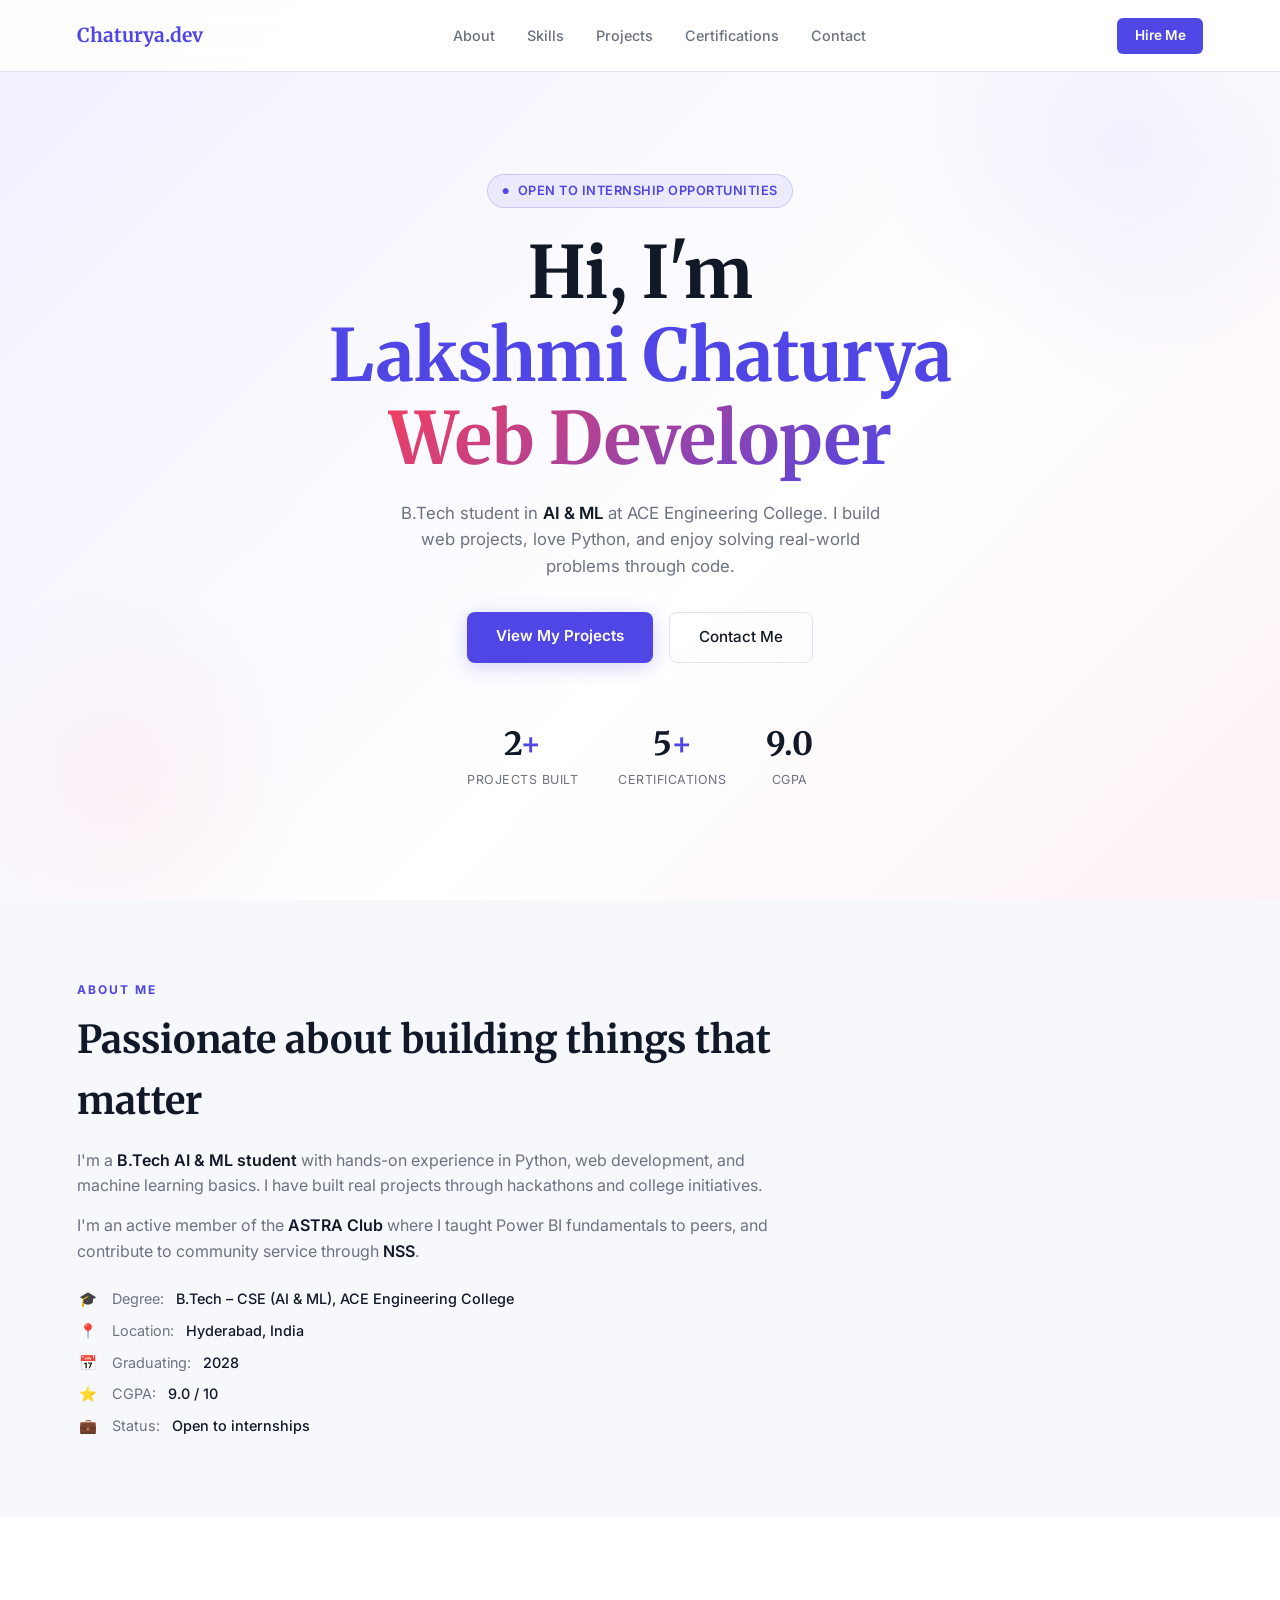
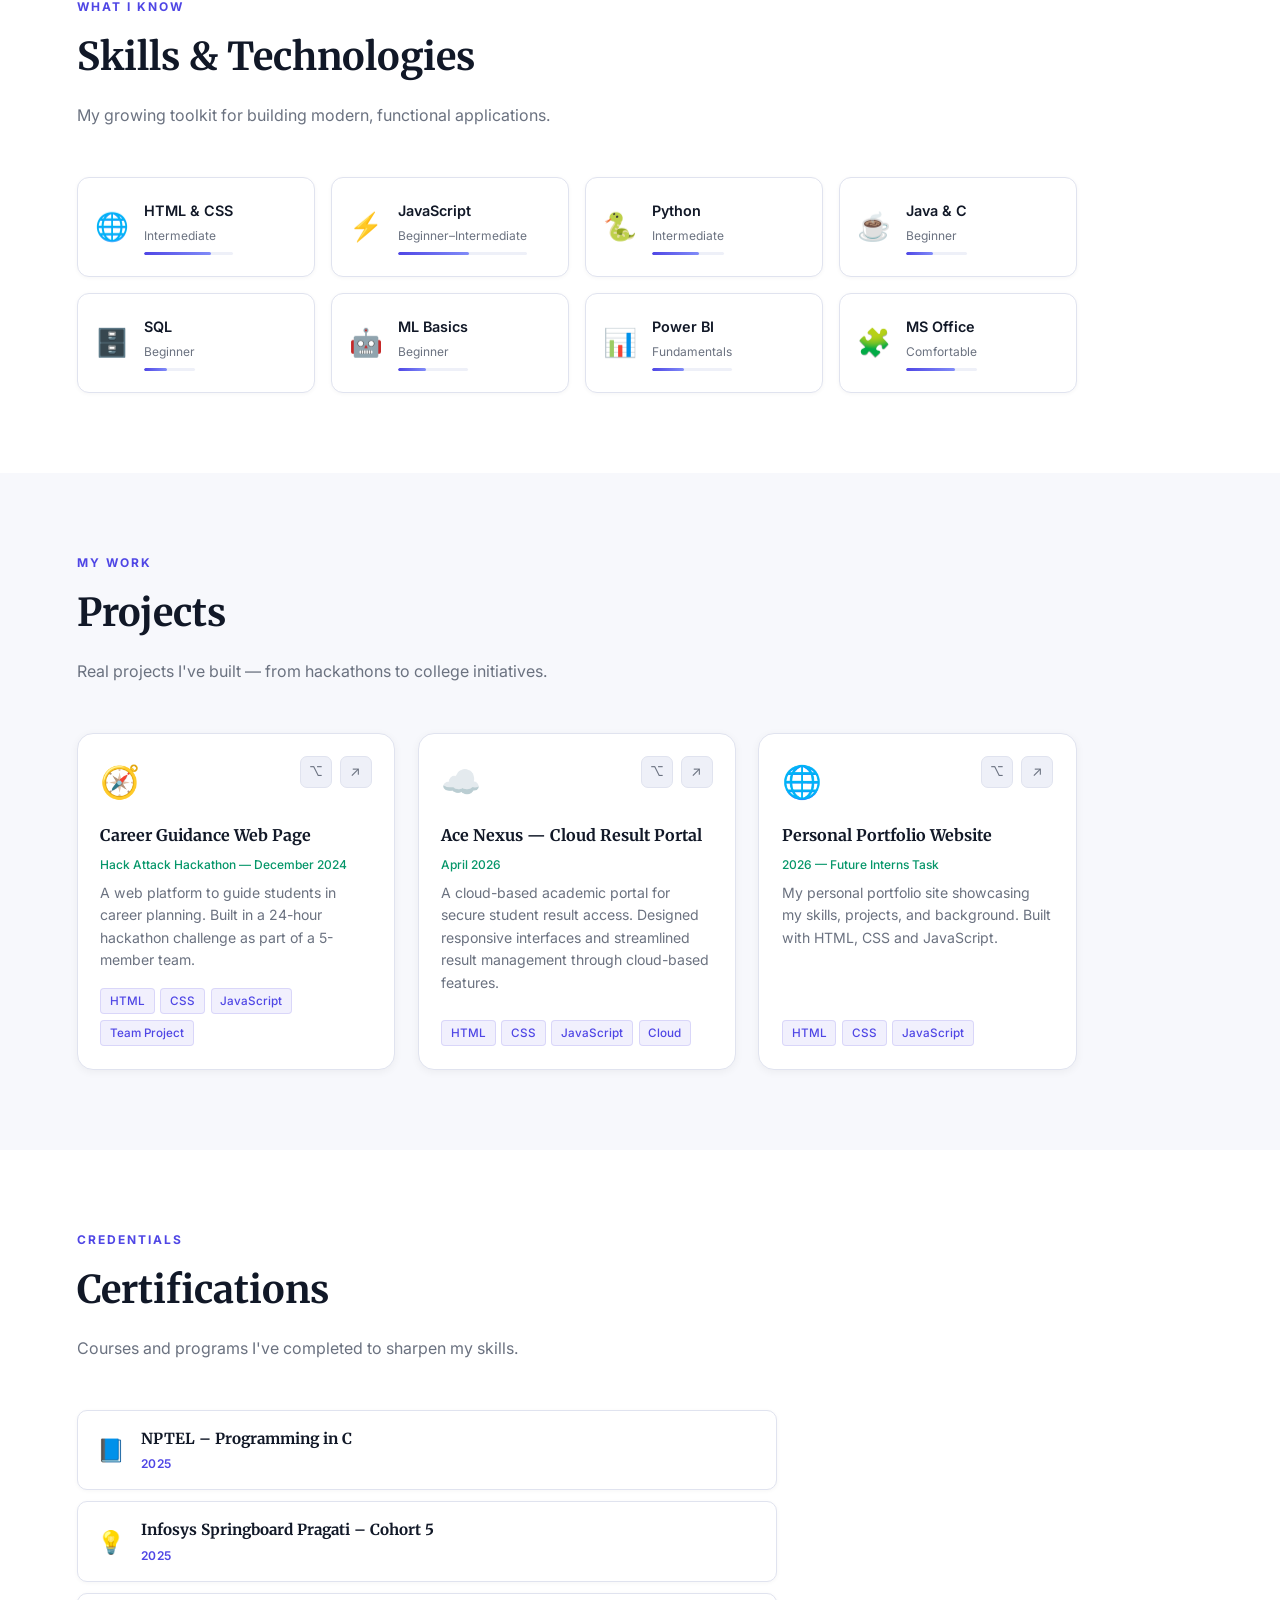
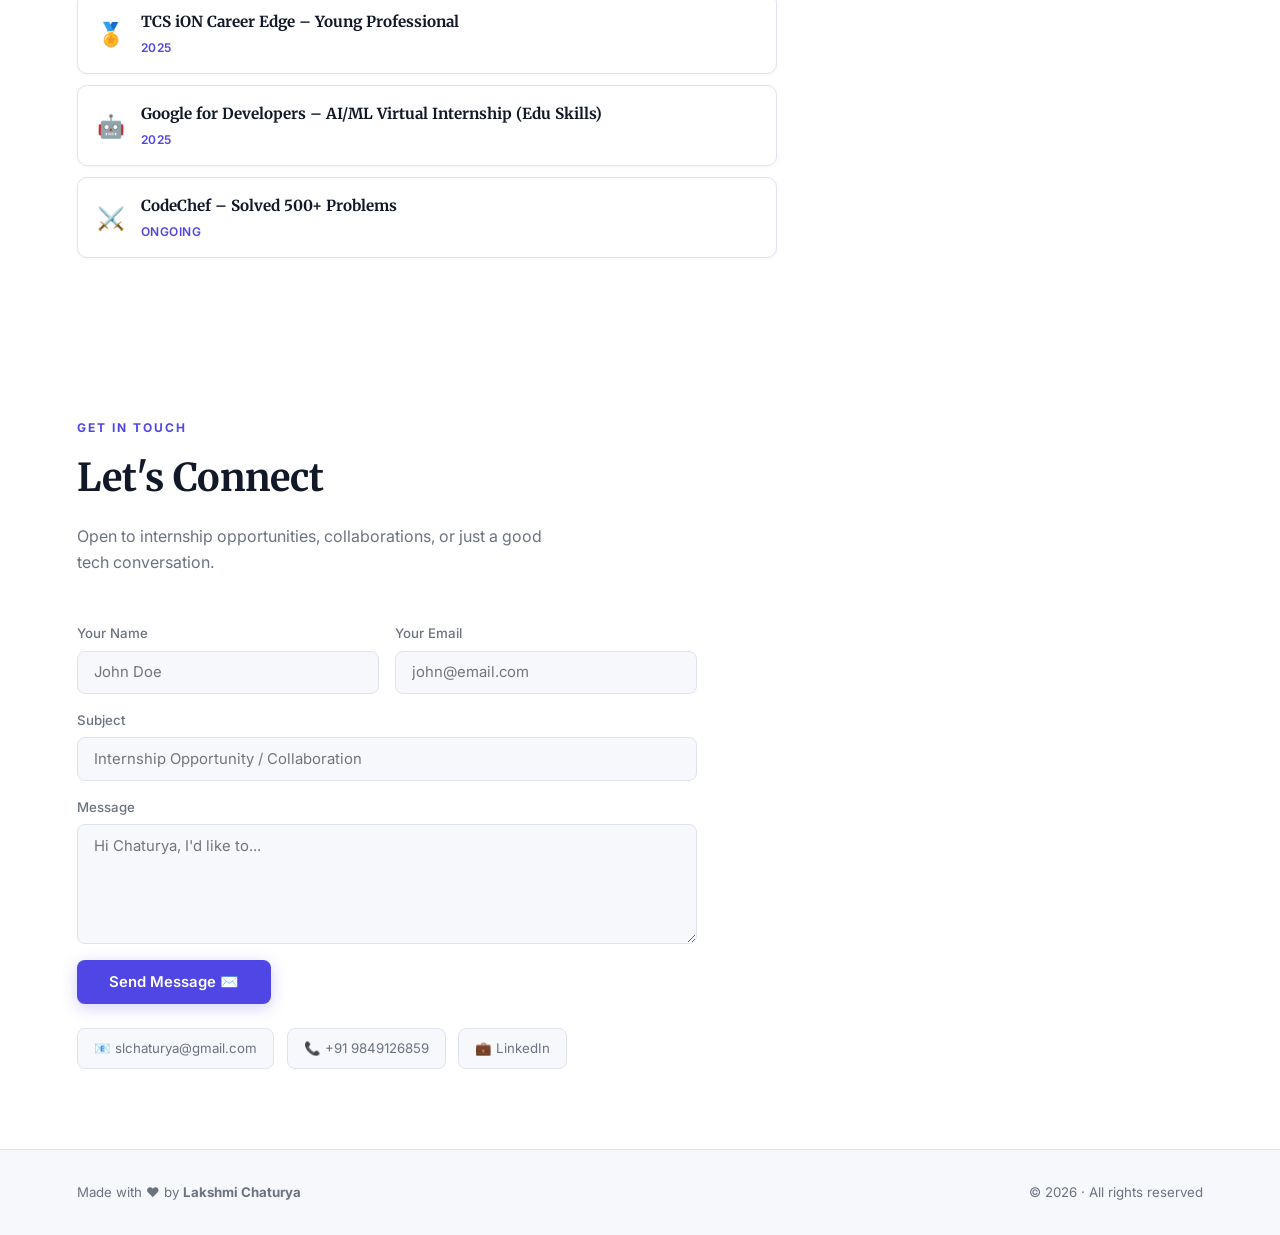
<file: index.html>
<!DOCTYPE html>
<html lang="en">
<head>
  <meta charset="UTF-8" />
  <meta name="viewport" content="width=device-width, initial-scale=1.0" />
  <title>Lakshmi Chaturya | Web Developer</title>
  <meta name="description" content="Portfolio of Lakshmi Chaturya – B.Tech AI & ML Student and Web Developer" />
  <link href="https://fonts.googleapis.com/css2?family=Merriweather:wght@400;700&family=Inter:wght@300;400;500;600;700&display=swap" rel="stylesheet" />
  <link rel="stylesheet" href="style.css" />
</head>
<body>

<!-- NAV -->
<nav>
  <div class="nav-logo">Chaturya.dev</div>
  <ul class="nav-links" id="navLinks">
    <li><a href="#about">About</a></li>
    <li><a href="#skills">Skills</a></li>
    <li><a href="#projects">Projects</a></li>
    <li><a href="#certifications">Certifications</a></li>
    <li><a href="#contact">Contact</a></li>
  </ul>
  <a href="mailto:slchaturya@gmail.com" class="nav-cta">Hire Me</a>
  <div class="hamburger" onclick="toggleNav()">
    <span></span><span></span><span></span>
  </div>
</nav>

<!-- HERO -->
<section class="hero" id="home">
  <div class="hero-content">
    <div class="hero-badge">Open to internship opportunities</div>
    <h1>
      Hi, I'm<br>
      <span class="name">Lakshmi Chaturya</span><br>
      <span class="role">Web Developer</span>
    </h1>
    <p class="hero-sub">
      B.Tech student in <strong>AI & ML</strong> at ACE Engineering College.
      I build web projects, love Python, and enjoy solving real-world problems through code.
    </p>
    <div class="hero-btns">
      <a href="#projects" class="btn-primary">View My Projects</a>
      <a href="#contact" class="btn-outline">Contact Me</a>
    </div>
    <div class="hero-stats">
      <div>
        <div class="stat-num">2<span>+</span></div>
        <div class="stat-label">Projects Built</div>
      </div>
      <div>
        <div class="stat-num">5<span>+</span></div>
        <div class="stat-label">Certifications</div>
      </div>
      <div>
        <div class="stat-num">9.0</div>
        <div class="stat-label">CGPA</div>
      </div>
    </div>
  </div>
</section>

<!-- ABOUT -->
<section id="about">
  <div class="about-wrap">
    <div class="section-tag">About Me</div>
    <h2 class="section-title">Passionate about building things that matter</h2>
    <div class="about-text">
      <p>I'm a <strong>B.Tech AI & ML student</strong> with hands-on experience in Python, web development, and machine learning basics. I have built real projects through hackathons and college initiatives.</p>
      <p>I'm an active member of the <strong>ASTRA Club</strong> where I taught Power BI fundamentals to peers, and contribute to community service through <strong>NSS</strong>.</p>
    </div>
    <div class="about-details">
      <div class="detail-row"><span class="ico">🎓</span><span class="lbl">Degree:</span><span class="val">B.Tech – CSE (AI & ML), ACE Engineering College</span></div>
      <div class="detail-row"><span class="ico">📍</span><span class="lbl">Location:</span><span class="val">Hyderabad, India</span></div>
      <div class="detail-row"><span class="ico">📅</span><span class="lbl">Graduating:</span><span class="val">2028</span></div>
      <div class="detail-row"><span class="ico">⭐</span><span class="lbl">CGPA:</span><span class="val">9.0 / 10</span></div>
      <div class="detail-row"><span class="ico">💼</span><span class="lbl">Status:</span><span class="val">Open to internships</span></div>
    </div>
  </div>
</section>

<!-- SKILLS -->
<section id="skills">
  <div class="section-tag">What I Know</div>
  <h2 class="section-title">Skills & Technologies</h2>
  <p class="section-desc">My growing toolkit for building modern, functional applications.</p>
  <div class="skills-grid">
    <div class="skill-card"><div class="skill-icon">🌐</div><div><div class="skill-name">HTML & CSS</div><div class="skill-level">Intermediate</div><div class="skill-bar"><div class="skill-fill" style="width:75%"></div></div></div></div>
    <div class="skill-card"><div class="skill-icon">⚡</div><div><div class="skill-name">JavaScript</div><div class="skill-level">Beginner–Intermediate</div><div class="skill-bar"><div class="skill-fill" style="width:55%"></div></div></div></div>
    <div class="skill-card"><div class="skill-icon">🐍</div><div><div class="skill-name">Python</div><div class="skill-level">Intermediate</div><div class="skill-bar"><div class="skill-fill" style="width:65%"></div></div></div></div>
    <div class="skill-card"><div class="skill-icon">☕</div><div><div class="skill-name">Java & C</div><div class="skill-level">Beginner</div><div class="skill-bar"><div class="skill-fill" style="width:45%"></div></div></div></div>
    <div class="skill-card"><div class="skill-icon">🗄️</div><div><div class="skill-name">SQL</div><div class="skill-level">Beginner</div><div class="skill-bar"><div class="skill-fill" style="width:45%"></div></div></div></div>
    <div class="skill-card"><div class="skill-icon">🤖</div><div><div class="skill-name">ML Basics</div><div class="skill-level">Beginner</div><div class="skill-bar"><div class="skill-fill" style="width:40%"></div></div></div></div>
    <div class="skill-card"><div class="skill-icon">📊</div><div><div class="skill-name">Power BI</div><div class="skill-level">Fundamentals</div><div class="skill-bar"><div class="skill-fill" style="width:40%"></div></div></div></div>
    <div class="skill-card"><div class="skill-icon">🧩</div><div><div class="skill-name">MS Office</div><div class="skill-level">Comfortable</div><div class="skill-bar"><div class="skill-fill" style="width:70%"></div></div></div></div>
  </div>
</section>

<!-- PROJECTS -->
<section id="projects">
  <div class="section-tag">My Work</div>
  <h2 class="section-title">Projects</h2>
  <p class="section-desc">Real projects I've built — from hackathons to college initiatives.</p>
  <div class="projects-grid">
    <div class="project-card">
      <div class="project-header">
        <div class="project-emoji">🧭</div>
        <div class="project-links">
          <a href="#" class="project-link" title="GitHub">⌥</a>
          <a href="#" class="project-link" title="Live Demo">↗</a>
        </div>
      </div>
      <div class="project-body">
        <div class="project-title">Career Guidance Web Page</div>
        <div class="project-date">Hack Attack Hackathon — December 2024</div>
        <div class="project-desc">A web platform to guide students in career planning. Built in a 24-hour hackathon challenge as part of a 5-member team.</div>
        <div class="project-tags"><span class="tag">HTML</span><span class="tag">CSS</span><span class="tag">JavaScript</span><span class="tag">Team Project</span></div>
      </div>
    </div>
    <div class="project-card">
      <div class="project-header">
        <div class="project-emoji">☁️</div>
        <div class="project-links">
          <a href="#" class="project-link" title="GitHub">⌥</a>
          <a href="#" class="project-link" title="Live Demo">↗</a>
        </div>
      </div>
      <div class="project-body">
        <div class="project-title">Ace Nexus — Cloud Result Portal</div>
        <div class="project-date">April 2026</div>
        <div class="project-desc">A cloud-based academic portal for secure student result access. Designed responsive interfaces and streamlined result management through cloud-based features.</div>
        <div class="project-tags"><span class="tag">HTML</span><span class="tag">CSS</span><span class="tag">JavaScript</span><span class="tag">Cloud</span></div>
      </div>
    </div>
    <div class="project-card">
      <div class="project-header">
        <div class="project-emoji">🌐</div>
        <div class="project-links">
          <a href="#" class="project-link" title="GitHub">⌥</a>
          <a href="#" class="project-link" title="Live Demo">↗</a>
        </div>
      </div>
      <div class="project-body">
        <div class="project-title">Personal Portfolio Website</div>
        <div class="project-date">2026 — Future Interns Task</div>
        <div class="project-desc">My personal portfolio site showcasing my skills, projects, and background. Built with HTML, CSS and JavaScript.</div>
        <div class="project-tags"><span class="tag">HTML</span><span class="tag">CSS</span><span class="tag">JavaScript</span></div>
      </div>
    </div>
  </div>
</section>

<!-- CERTIFICATIONS -->
<section id="certifications">
  <div class="section-tag">Credentials</div>
  <h2 class="section-title">Certifications</h2>
  <p class="section-desc">Courses and programs I've completed to sharpen my skills.</p>
  <div class="cert-list">
    <div class="cert-item"><div class="cert-icon">📘</div><div><div class="cert-name">NPTEL – Programming in C</div><div class="cert-year">2025</div></div></div>
    <div class="cert-item"><div class="cert-icon">💡</div><div><div class="cert-name">Infosys Springboard Pragati – Cohort 5</div><div class="cert-year">2025</div></div></div>
    <div class="cert-item"><div class="cert-icon">🏅</div><div><div class="cert-name">TCS iON Career Edge – Young Professional</div><div class="cert-year">2025</div></div></div>
    <div class="cert-item"><div class="cert-icon">🤖</div><div><div class="cert-name">Google for Developers – AI/ML Virtual Internship (Edu Skills)</div><div class="cert-year">2025</div></div></div>
    <div class="cert-item"><div class="cert-icon">⚔️</div><div><div class="cert-name">CodeChef – Solved 500+ Problems</div><div class="cert-year">Ongoing</div></div></div>
  </div>
</section>

<!-- CONTACT -->
<section id="contact">
  <div class="section-tag">Get in Touch</div>
  <h2 class="section-title">Let's Connect</h2>
  <p class="section-desc">Open to internship opportunities, collaborations, or just a good tech conversation.</p>
  <form class="contact-form" onsubmit="handleSubmit(event)">
    <div class="form-row">
      <div class="form-group"><label for="fname">Your Name</label><input type="text" id="fname" placeholder="John Doe" required /></div>
      <div class="form-group"><label for="femail">Your Email</label><input type="email" id="femail" placeholder="john@email.com" required /></div>
    </div>
    <div class="form-group"><label for="fsubject">Subject</label><input type="text" id="fsubject" placeholder="Internship Opportunity / Collaboration" /></div>
    <div class="form-group"><label for="fmessage">Message</label><textarea id="fmessage" placeholder="Hi Chaturya, I'd like to..." required></textarea></div>
    <button type="submit" class="btn-submit" id="submitBtn">Send Message ✉️</button>
  </form>
  <div class="contact-pills">
    <a href="mailto:slchaturya@gmail.com" class="contact-pill">📧 slchaturya@gmail.com</a>
    <a href="tel:+919849126859" class="contact-pill">📞 +91 9849126859</a>
    <a href="https://www.linkedin.com/in/lakshmi-chaturya-4549143275268" target="_blank" class="contact-pill">💼 LinkedIn</a>
  </div>
</section>

<!-- FOOTER -->
<footer>
  <div>Made with ❤️ by <strong>Lakshmi Chaturya</strong></div>
  <div>© 2026 · All rights reserved</div>
</footer>

<script src="script.js"></script>
</body>
</html>
</file>
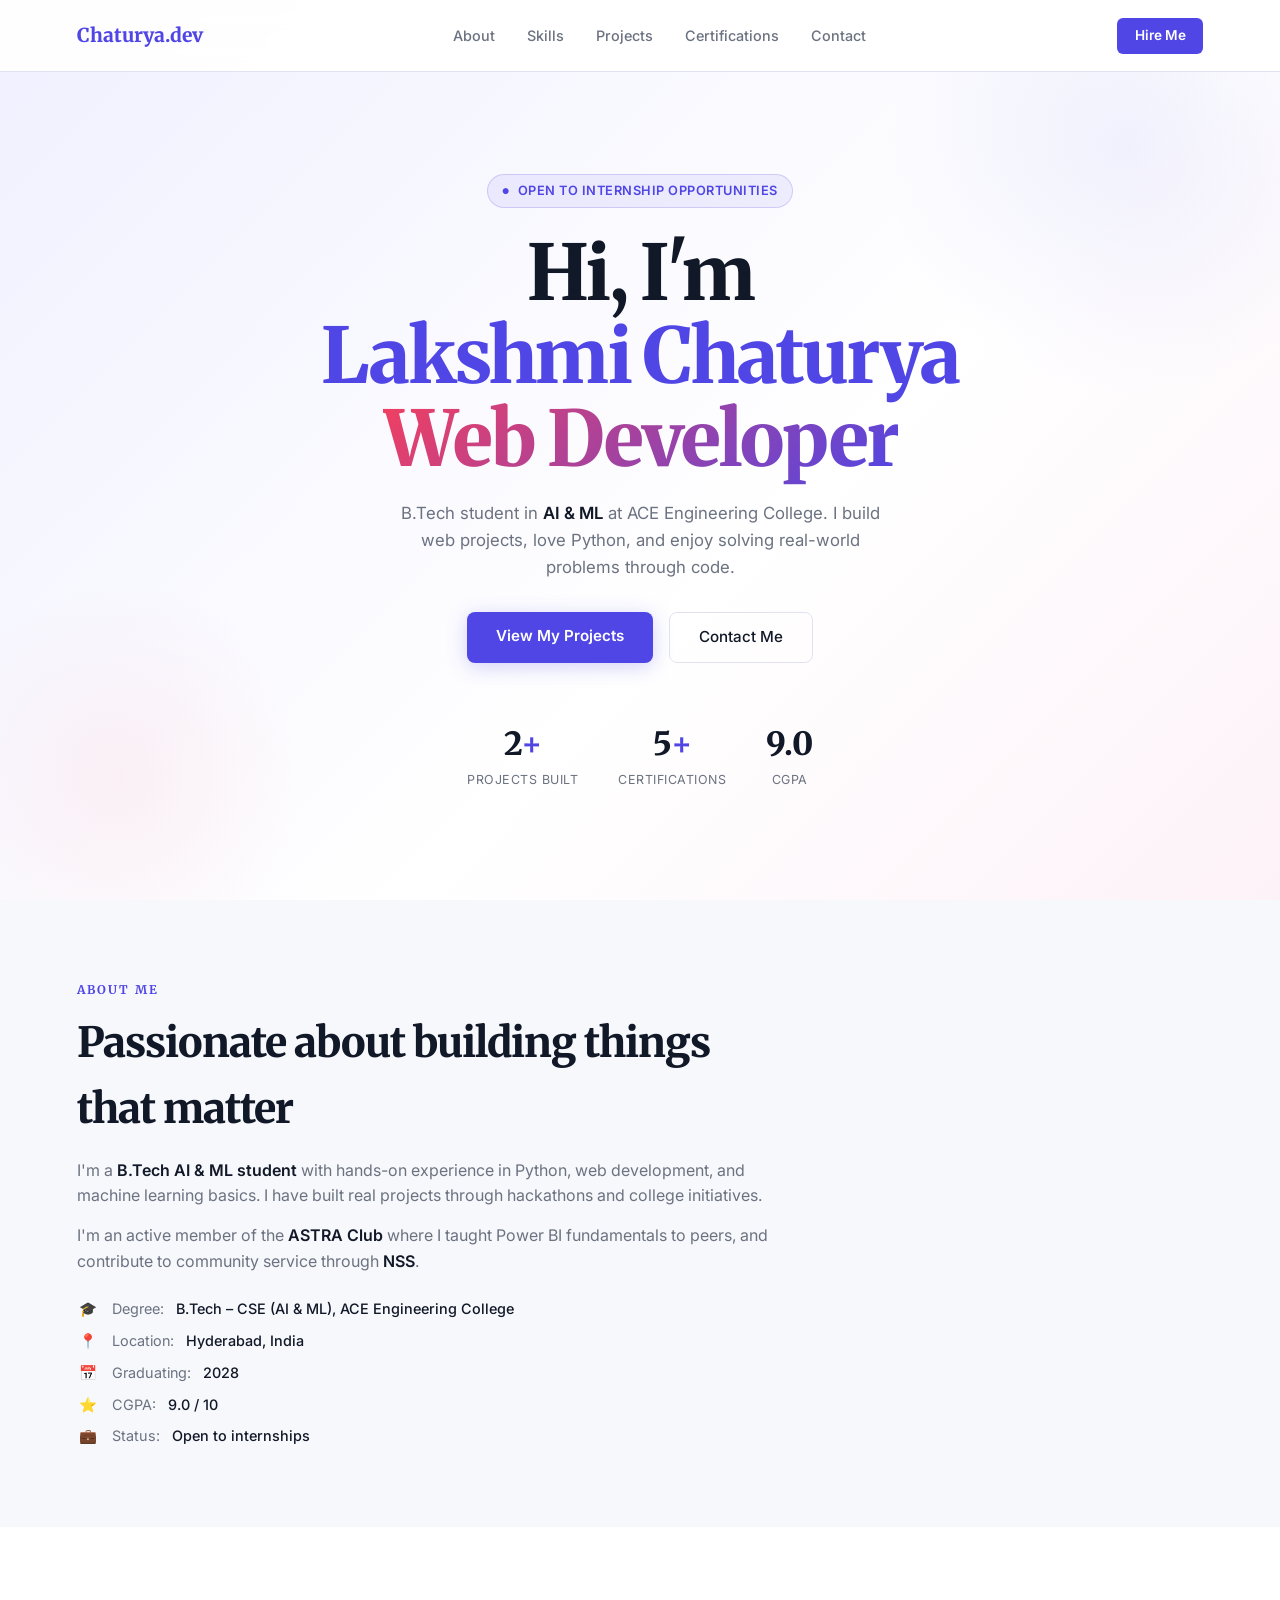
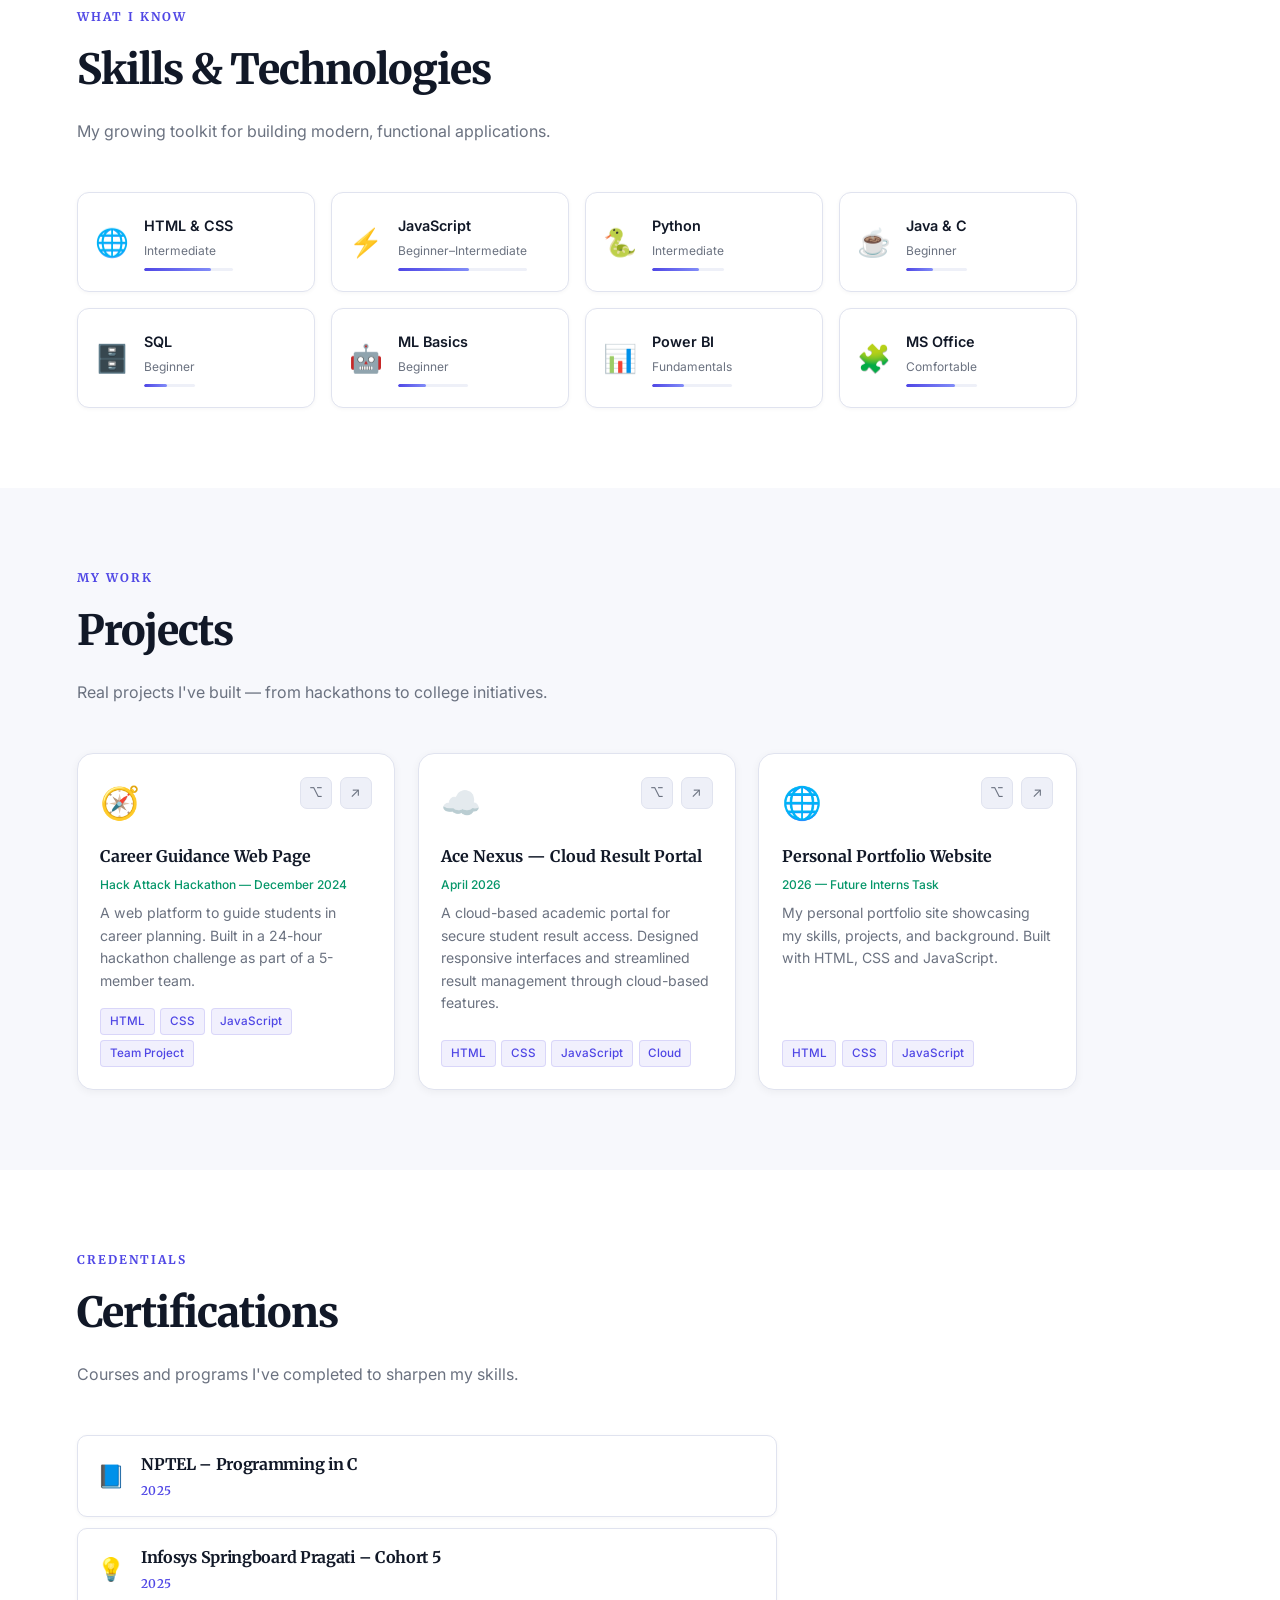
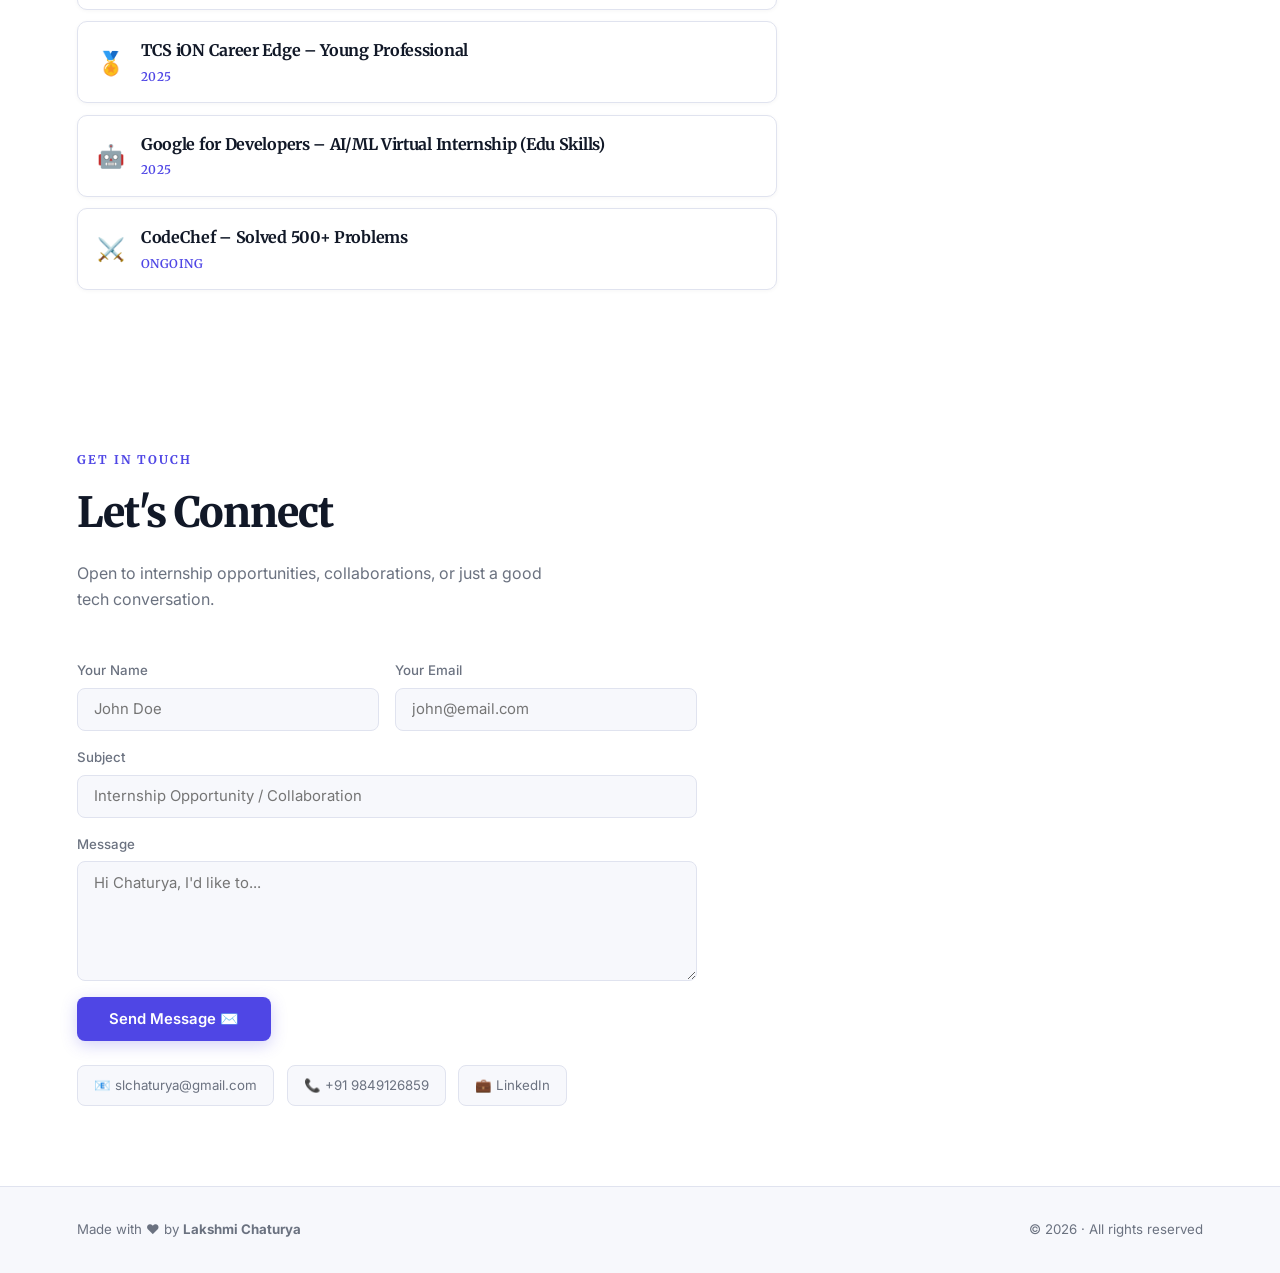
<file: index-final.html>
<!DOCTYPE html>
<html lang="en">
<head>
  <meta charset="UTF-8" />
  <meta name="viewport" content="width=device-width, initial-scale=1.0" />
  <title>Lakshmi Chaturya | Web Developer</title>
  <meta name="description" content="Portfolio of Lakshmi Chaturya – B.Tech AI & ML Student and Web Developer" />
  <link href="https://fonts.googleapis.com/css2?family=Merriweather:wght@400;700&family=Inter:wght@300;400;500;600;700&display=swap" rel="stylesheet" />
  <style>
    *, *::before, *::after { box-sizing: border-box; margin: 0; padding: 0; }

    :root {
      --bg: #ffffff;
      --bg2: #f7f8fc;
      --surface: #eef0f8;
      --border: #e0e3ef;
      --accent: #4f46e5;
      --accent2: #f43f5e;
      --accent3: #059669;
      --text: #111827;
      --muted: #6b7280;
      --card: #ffffff;
    }

    html { scroll-behavior: smooth; }

    body {
      font-family: 'Inter', sans-serif;
      background: var(--bg);
      color: var(--text);
      line-height: 1.6;
      overflow-x: hidden;
    }

    /* NAV */
    nav {
      position: fixed; top: 0; width: 100%; z-index: 100;
      display: flex; justify-content: space-between; align-items: center;
      padding: 1.1rem 6%;
      background: rgba(255,255,255,0.92);
      backdrop-filter: blur(12px);
      border-bottom: 1px solid var(--border);
    }
    .nav-logo {
      font-family: 'Merriweather', serif;
      font-weight: 800; font-size: 1.2rem;
      color: var(--accent);
    }
    .nav-links { display: flex; gap: 2rem; list-style: none; }
    .nav-links a {
      color: var(--muted); text-decoration: none;
      font-size: .9rem; font-weight: 500;
      transition: color .2s;
    }
    .nav-links a:hover { color: var(--text); }
    .nav-cta {
      background: var(--accent); color: #fff;
      padding: .45rem 1.1rem; border-radius: 6px;
      font-size: .85rem; font-weight: 600;
      text-decoration: none; transition: opacity .2s;
    }
    .nav-cta:hover { opacity: .85; }
    .hamburger { display: none; flex-direction: column; gap: 5px; cursor: pointer; }
    .hamburger span { width: 24px; height: 2px; background: var(--text); border-radius: 2px; }

    /* HERO */
    .hero {
      min-height: 100vh;
      display: flex; align-items: center; justify-content: center;
      padding: 8rem 6% 4rem;
      background: linear-gradient(135deg, #f0f0ff 0%, #ffffff 60%, #fdf2f8 100%);
      position: relative; overflow: hidden;
      text-align: center;
    }
    .hero::before {
      content: '';
      position: absolute; top: -100px; right: -100px;
      width: 500px; height: 500px;
      background: radial-gradient(circle, rgba(79,70,229,.08) 0%, transparent 70%);
      pointer-events: none;
    }
    .hero::after {
      content: '';
      position: absolute; bottom: -80px; left: -80px;
      width: 400px; height: 400px;
      background: radial-gradient(circle, rgba(244,63,94,.06) 0%, transparent 70%);
      pointer-events: none;
    }
    .hero-content { max-width: 750px; position: relative; z-index: 1; }
    .hero-badge {
      display: inline-flex; align-items: center; gap: .5rem;
      background: rgba(79,70,229,.08); border: 1px solid rgba(79,70,229,.2);
      color: var(--accent); padding: .35rem .9rem; border-radius: 20px;
      font-size: .8rem; font-weight: 600; letter-spacing: .5px;
      text-transform: uppercase; margin-bottom: 1.5rem;
      animation: fadeUp .6s ease both;
    }
    .hero-badge::before { content: '●'; font-size: .5rem; animation: blink 2s infinite; }
    @keyframes blink { 0%,100%{opacity:1} 50%{opacity:.3} }

    .hero h1 {
      font-family: 'Merriweather', serif;
      font-size: clamp(2.8rem, 6vw, 5rem);
      font-weight: 800; line-height: 1.08;
      letter-spacing: -2px; color: var(--text);
      animation: fadeUp .7s .1s ease both;
    }
    .hero h1 .name { color: var(--accent); }
    .hero h1 .role {
      background: linear-gradient(135deg, var(--accent2), var(--accent));
      -webkit-background-clip: text; -webkit-text-fill-color: transparent;
    }
    .hero-sub {
      color: var(--muted); font-size: 1.05rem; margin: 1.2rem auto 2rem;
      max-width: 500px; font-weight: 400;
      animation: fadeUp .7s .2s ease both;
    }
    .hero-sub strong { color: var(--text); font-weight: 600; }
    .hero-btns {
      display: flex; gap: 1rem; flex-wrap: wrap;
      justify-content: center;
      animation: fadeUp .7s .3s ease both;
    }
    .btn-primary {
      background: var(--accent); color: #fff;
      padding: .75rem 1.8rem; border-radius: 8px;
      font-weight: 600; font-size: .95rem;
      text-decoration: none; transition: transform .2s, box-shadow .2s;
      box-shadow: 0 4px 20px rgba(79,70,229,.25);
    }
    .btn-primary:hover { transform: translateY(-2px); box-shadow: 0 8px 30px rgba(79,70,229,.35); }
    .btn-outline {
      border: 1.5px solid var(--border); color: var(--text);
      padding: .75rem 1.8rem; border-radius: 8px;
      font-weight: 500; font-size: .95rem;
      text-decoration: none; transition: border-color .2s, background .2s;
    }
    .btn-outline:hover { border-color: var(--accent); background: rgba(79,70,229,.04); }
    .hero-stats {
      display: flex; gap: 2.5rem; margin-top: 3.5rem; flex-wrap: wrap;
      justify-content: center;
      animation: fadeUp .7s .4s ease both;
    }
    .stat-num {
      font-family: 'Merriweather', serif;
      font-size: 2rem; font-weight: 800; color: var(--text);
    }
    .stat-num span { color: var(--accent); }
    .stat-label { font-size: .78rem; color: var(--muted); text-transform: uppercase; letter-spacing: .5px; }

    @keyframes fadeUp {
      from { opacity:0; transform:translateY(20px); }
      to   { opacity:1; transform:none; }
    }

    /* SECTION COMMONS */
    section { padding: 5rem 6%; }
    .section-tag {
      font-family: 'Merriweather', serif;
      font-size: .75rem; font-weight: 700;
      letter-spacing: 2px; text-transform: uppercase;
      color: var(--accent); margin-bottom: .6rem;
    }
    .section-title {
      font-family: 'Merriweather', serif;
      font-size: clamp(1.8rem, 3.5vw, 2.6rem);
      font-weight: 800; letter-spacing: -1px;
      margin-bottom: 1rem; color: var(--text);
    }
    .section-desc { color: var(--muted); max-width: 500px; font-size: 1rem; margin-bottom: 3rem; }

    /* ABOUT */
    #about { background: var(--bg2); }
    .about-wrap { max-width: 700px; }
    .about-text p { color: var(--muted); margin-bottom: .9rem; font-size: 1rem; }
    .about-text p strong { color: var(--text); font-weight: 600; }
    .about-details { display: flex; flex-direction: column; gap: .55rem; margin-top: 1.4rem; }
    .detail-row { display: flex; gap: .8rem; align-items: center; font-size: .9rem; }
    .detail-row .ico { width: 22px; text-align: center; }
    .detail-row .lbl { color: var(--muted); }
    .detail-row .val { color: var(--text); font-weight: 500; }

    /* SKILLS */
    .skills-grid {
      display: grid;
      grid-template-columns: repeat(auto-fill, minmax(190px, 1fr));
      gap: 1rem; max-width: 1000px;
    }
    .skill-card {
      background: var(--card); border: 1.5px solid var(--border);
      border-radius: 12px; padding: 1.3rem 1.1rem;
      display: flex; align-items: center; gap: .9rem;
      transition: border-color .2s, transform .2s, box-shadow .2s;
      box-shadow: 0 1px 4px rgba(0,0,0,.04);
    }
    .skill-card:hover { border-color: var(--accent); transform: translateY(-3px); box-shadow: 0 6px 20px rgba(79,70,229,.1); }
    .skill-icon { font-size: 1.7rem; flex-shrink: 0; }
    .skill-name { font-weight: 600; font-size: .9rem; margin-bottom: .25rem; color: var(--text); }
    .skill-level { font-size: .75rem; color: var(--muted); }
    .skill-bar { margin-top: .45rem; height: 3px; background: var(--surface); border-radius: 3px; overflow: hidden; }
    .skill-fill { height: 100%; border-radius: 3px; background: linear-gradient(90deg, var(--accent), #818cf8); }

    /* PROJECTS */
    #projects { background: var(--bg2); }
    .projects-grid {
      display: grid;
      grid-template-columns: repeat(auto-fill, minmax(300px, 1fr));
      gap: 1.4rem; max-width: 1000px;
    }
    .project-card {
      background: var(--card); border: 1.5px solid var(--border);
      border-radius: 16px; overflow: hidden;
      display: flex; flex-direction: column;
      transition: border-color .25s, transform .25s, box-shadow .25s;
      box-shadow: 0 2px 8px rgba(0,0,0,.05);
    }
    .project-card:hover { border-color: var(--accent); transform: translateY(-4px); box-shadow: 0 10px 30px rgba(79,70,229,.12); }
    .project-header { padding: 1.4rem 1.4rem 0; display: flex; justify-content: space-between; align-items: flex-start; }
    .project-emoji { font-size: 2rem; }
    .project-links { display: flex; gap: .5rem; }
    .project-link {
      width: 32px; height: 32px;
      background: var(--surface); border: 1.5px solid var(--border);
      border-radius: 7px; display: flex; align-items: center;
      justify-content: center; color: var(--muted);
      text-decoration: none; font-size: .85rem;
      transition: color .2s, border-color .2s;
    }
    .project-link:hover { color: var(--accent); border-color: var(--accent); }
    .project-body { padding: 1rem 1.4rem 1.4rem; flex: 1; display: flex; flex-direction: column; }
    .project-title { font-family: 'Merriweather', serif; font-size: 1rem; font-weight: 700; margin-bottom: .35rem; color: var(--text); }
    .project-date { font-size: .75rem; color: var(--accent3); margin-bottom: .5rem; font-weight: 500; }
    .project-desc { color: var(--muted); font-size: .88rem; flex: 1; }
    .project-tags { display: flex; flex-wrap: wrap; gap: .35rem; margin-top: 1rem; }
    .tag { background: rgba(79,70,229,.08); border: 1px solid rgba(79,70,229,.15); color: var(--accent); padding: .18rem .55rem; border-radius: 4px; font-size: .73rem; font-weight: 500; }

    /* CERTIFICATIONS */
    .cert-list { display: flex; flex-direction: column; gap: .7rem; max-width: 700px; }
    .cert-item {
      background: var(--card); border: 1.5px solid var(--border);
      border-radius: 10px; padding: 1rem 1.2rem;
      display: flex; align-items: center; gap: 1rem;
      transition: border-color .2s, box-shadow .2s;
      box-shadow: 0 1px 4px rgba(0,0,0,.04);
    }
    .cert-item:hover { border-color: var(--accent); box-shadow: 0 4px 16px rgba(79,70,229,.1); }
    .cert-icon { font-size: 1.4rem; flex-shrink: 0; }
    .cert-name {
      font-family: 'Merriweather', serif;
      font-weight: 700; font-size: 1rem;
      color: var(--text); letter-spacing: -0.3px;
    }
    .cert-year {
      font-family: 'Merriweather', serif;
      font-size: .75rem; font-weight: 600;
      color: var(--accent); margin-top: .2rem;
      letter-spacing: .5px; text-transform: uppercase;
    }

    /* CONTACT */
    .contact-form { display: flex; flex-direction: column; gap: 1rem; max-width: 620px; margin-top: 2rem; }
    .form-row { display: grid; grid-template-columns: 1fr 1fr; gap: 1rem; }
    .form-group { display: flex; flex-direction: column; gap: .4rem; }
    .form-group label { font-size: .83rem; font-weight: 500; color: var(--muted); }
    .form-group input,
    .form-group textarea {
      background: var(--bg2); border: 1.5px solid var(--border);
      border-radius: 8px; padding: .72rem 1rem;
      color: var(--text); font-family: 'Inter', sans-serif; font-size: .93rem;
      transition: border-color .2s; outline: none;
    }
    .form-group input:focus, .form-group textarea:focus { border-color: var(--accent); background: #fff; }
    .form-group textarea { resize: vertical; min-height: 120px; }
    .btn-submit {
      background: var(--accent); color: #fff;
      padding: .82rem 2rem; border-radius: 8px;
      border: none; cursor: pointer;
      font-family: 'Inter', sans-serif; font-size: .93rem; font-weight: 600;
      transition: transform .2s, box-shadow .2s; align-self: flex-start;
      box-shadow: 0 4px 16px rgba(79,70,229,.25);
    }
    .btn-submit:hover { transform: translateY(-2px); box-shadow: 0 8px 24px rgba(79,70,229,.35); }
    .contact-pills { display: flex; gap: .8rem; flex-wrap: wrap; margin-top: 1.5rem; }
    .contact-pill {
      display: flex; align-items: center; gap: .5rem;
      background: var(--bg2); border: 1.5px solid var(--border);
      border-radius: 8px; padding: .55rem 1rem;
      color: var(--muted); text-decoration: none; font-size: .83rem;
      transition: border-color .2s, color .2s;
    }
    .contact-pill:hover { border-color: var(--accent); color: var(--text); }

    /* FOOTER */
    footer {
      padding: 2rem 6%; border-top: 1px solid var(--border);
      display: flex; justify-content: space-between; align-items: center;
      flex-wrap: wrap; gap: 1rem;
      color: var(--muted); font-size: .83rem; background: var(--bg2);
    }

    /* MOBILE */
    @media (max-width: 768px) {
      .hamburger { display: flex; }
      .nav-links {
        display: none; position: absolute; top: 100%; left: 0; width: 100%;
        background: #fff; flex-direction: column;
        padding: 1rem 6%; border-bottom: 1px solid var(--border);
      }
      .nav-links.open { display: flex; }
      .nav-cta { display: none; }
      .form-row { grid-template-columns: 1fr; }
      .hero-stats { gap: 1.5rem; }
    }
  </style>
</head>
<body>

<!-- NAV -->
<nav>
  <div class="nav-logo">Chaturya.dev</div>
  <ul class="nav-links" id="navLinks">
    <li><a href="#about">About</a></li>
    <li><a href="#skills">Skills</a></li>
    <li><a href="#projects">Projects</a></li>
    <li><a href="#certifications">Certifications</a></li>
    <li><a href="#contact">Contact</a></li>
  </ul>
  <a href="mailto:slchaturya@gmail.com" class="nav-cta">Hire Me</a>
  <div class="hamburger" onclick="toggleNav()">
    <span></span><span></span><span></span>
  </div>
</nav>

<!-- HERO -->
<section class="hero" id="home">
  <div class="hero-content">
    <div class="hero-badge">Open to internship opportunities</div>
    <h1>
      Hi, I'm<br>
      <span class="name">Lakshmi Chaturya</span><br>
      <span class="role">Web Developer</span>
    </h1>
    <p class="hero-sub">
      B.Tech student in <strong>AI & ML</strong> at ACE Engineering College.
      I build web projects, love Python, and enjoy solving real-world problems through code.
    </p>
    <div class="hero-btns">
      <a href="#projects" class="btn-primary">View My Projects</a>
      <a href="#contact" class="btn-outline">Contact Me</a>
    </div>
    <div class="hero-stats">
      <div>
        <div class="stat-num">2<span>+</span></div>
        <div class="stat-label">Projects Built</div>
      </div>
      <div>
        <div class="stat-num">5<span>+</span></div>
        <div class="stat-label">Certifications</div>
      </div>
      <div>
        <div class="stat-num">9.0</div>
        <div class="stat-label">CGPA</div>
      </div>
    </div>
  </div>
</section>

<!-- ABOUT -->
<section id="about">
  <div class="about-wrap">
    <div class="section-tag">About Me</div>
    <h2 class="section-title">Passionate about building things that matter</h2>
    <div class="about-text">
      <p>I'm a <strong>B.Tech AI & ML student</strong> with hands-on experience in Python, web development, and machine learning basics. I have built real projects through hackathons and college initiatives.</p>
      <p>I'm an active member of the <strong>ASTRA Club</strong> where I taught Power BI fundamentals to peers, and contribute to community service through <strong>NSS</strong>.</p>
    </div>
    <div class="about-details">
      <div class="detail-row"><span class="ico">🎓</span><span class="lbl">Degree:</span><span class="val">B.Tech – CSE (AI & ML), ACE Engineering College</span></div>
      <div class="detail-row"><span class="ico">📍</span><span class="lbl">Location:</span><span class="val">Hyderabad, India</span></div>
      <div class="detail-row"><span class="ico">📅</span><span class="lbl">Graduating:</span><span class="val">2028</span></div>
      <div class="detail-row"><span class="ico">⭐</span><span class="lbl">CGPA:</span><span class="val">9.0 / 10</span></div>
      <div class="detail-row"><span class="ico">💼</span><span class="lbl">Status:</span><span class="val">Open to internships</span></div>
    </div>
  </div>
</section>

<!-- SKILLS -->
<section id="skills">
  <div class="section-tag">What I Know</div>
  <h2 class="section-title">Skills & Technologies</h2>
  <p class="section-desc">My growing toolkit for building modern, functional applications.</p>
  <div class="skills-grid">
    <div class="skill-card">
      <div class="skill-icon">🌐</div>
      <div><div class="skill-name">HTML & CSS</div><div class="skill-level">Intermediate</div><div class="skill-bar"><div class="skill-fill" style="width:75%"></div></div></div>
    </div>
    <div class="skill-card">
      <div class="skill-icon">⚡</div>
      <div><div class="skill-name">JavaScript</div><div class="skill-level">Beginner–Intermediate</div><div class="skill-bar"><div class="skill-fill" style="width:55%"></div></div></div>
    </div>
    <div class="skill-card">
      <div class="skill-icon">🐍</div>
      <div><div class="skill-name">Python</div><div class="skill-level">Intermediate</div><div class="skill-bar"><div class="skill-fill" style="width:65%"></div></div></div>
    </div>
    <div class="skill-card">
      <div class="skill-icon">☕</div>
      <div><div class="skill-name">Java & C</div><div class="skill-level">Beginner</div><div class="skill-bar"><div class="skill-fill" style="width:45%"></div></div></div>
    </div>
    <div class="skill-card">
      <div class="skill-icon">🗄️</div>
      <div><div class="skill-name">SQL</div><div class="skill-level">Beginner</div><div class="skill-bar"><div class="skill-fill" style="width:45%"></div></div></div>
    </div>
    <div class="skill-card">
      <div class="skill-icon">🤖</div>
      <div><div class="skill-name">ML Basics</div><div class="skill-level">Beginner</div><div class="skill-bar"><div class="skill-fill" style="width:40%"></div></div></div>
    </div>
    <div class="skill-card">
      <div class="skill-icon">📊</div>
      <div><div class="skill-name">Power BI</div><div class="skill-level">Fundamentals</div><div class="skill-bar"><div class="skill-fill" style="width:40%"></div></div></div>
    </div>
    <div class="skill-card">
      <div class="skill-icon">🧩</div>
      <div><div class="skill-name">MS Office</div><div class="skill-level">Comfortable</div><div class="skill-bar"><div class="skill-fill" style="width:70%"></div></div></div>
    </div>
  </div>
</section>

<!-- PROJECTS -->
<section id="projects">
  <div class="section-tag">My Work</div>
  <h2 class="section-title">Projects</h2>
  <p class="section-desc">Real projects I've built — from hackathons to college initiatives.</p>
  <div class="projects-grid">
    <div class="project-card">
      <div class="project-header">
        <div class="project-emoji">🧭</div>
        <div class="project-links">
          <a href="#" class="project-link" title="GitHub">⌥</a>
          <a href="#" class="project-link" title="Live Demo">↗</a>
        </div>
      </div>
      <div class="project-body">
        <div class="project-title">Career Guidance Web Page</div>
        <div class="project-date">Hack Attack Hackathon — December 2024</div>
        <div class="project-desc">A web platform to guide students in career planning. Built in a 24-hour hackathon challenge as part of a 5-member team.</div>
        <div class="project-tags"><span class="tag">HTML</span><span class="tag">CSS</span><span class="tag">JavaScript</span><span class="tag">Team Project</span></div>
      </div>
    </div>
    <div class="project-card">
      <div class="project-header">
        <div class="project-emoji">☁️</div>
        <div class="project-links">
          <a href="#" class="project-link" title="GitHub">⌥</a>
          <a href="#" class="project-link" title="Live Demo">↗</a>
        </div>
      </div>
      <div class="project-body">
        <div class="project-title">Ace Nexus — Cloud Result Portal</div>
        <div class="project-date">April 2026</div>
        <div class="project-desc">A cloud-based academic portal for secure student result access. Designed responsive interfaces and streamlined result management through cloud-based features.</div>
        <div class="project-tags"><span class="tag">HTML</span><span class="tag">CSS</span><span class="tag">JavaScript</span><span class="tag">Cloud</span></div>
      </div>
    </div>
    <div class="project-card">
      <div class="project-header">
        <div class="project-emoji">🌐</div>
        <div class="project-links">
          <a href="#" class="project-link" title="GitHub">⌥</a>
          <a href="#" class="project-link" title="Live Demo">↗</a>
        </div>
      </div>
      <div class="project-body">
        <div class="project-title">Personal Portfolio Website</div>
        <div class="project-date">2026 — Future Interns Task</div>
        <div class="project-desc">My personal portfolio site showcasing my skills, projects, and background. Built with HTML, CSS and JavaScript.</div>
        <div class="project-tags"><span class="tag">HTML</span><span class="tag">CSS</span><span class="tag">JavaScript</span></div>
      </div>
    </div>
  </div>
</section>

<!-- CERTIFICATIONS -->
<section id="certifications">
  <div class="section-tag">Credentials</div>
  <h2 class="section-title">Certifications</h2>
  <p class="section-desc">Courses and programs I've completed to sharpen my skills.</p>
  <div class="cert-list">
    <div class="cert-item">
      <div class="cert-icon">📘</div>
      <div><div class="cert-name">NPTEL – Programming in C</div><div class="cert-year">2025</div></div>
    </div>
    <div class="cert-item">
      <div class="cert-icon">💡</div>
      <div><div class="cert-name">Infosys Springboard Pragati – Cohort 5</div><div class="cert-year">2025</div></div>
    </div>
    <div class="cert-item">
      <div class="cert-icon">🏅</div>
      <div><div class="cert-name">TCS iON Career Edge – Young Professional</div><div class="cert-year">2025</div></div>
    </div>
    <div class="cert-item">
      <div class="cert-icon">🤖</div>
      <div><div class="cert-name">Google for Developers – AI/ML Virtual Internship (Edu Skills)</div><div class="cert-year">2025</div></div>
    </div>
    <div class="cert-item">
      <div class="cert-icon">⚔️</div>
      <div><div class="cert-name">CodeChef – Solved 500+ Problems</div><div class="cert-year">Ongoing</div></div>
    </div>
  </div>
</section>

<!-- CONTACT -->
<section id="contact">
  <div class="section-tag">Get in Touch</div>
  <h2 class="section-title">Let's Connect</h2>
  <p class="section-desc">Open to internship opportunities, collaborations, or just a good tech conversation.</p>
  <form class="contact-form" onsubmit="handleSubmit(event)">
    <div class="form-row">
      <div class="form-group">
        <label for="fname">Your Name</label>
        <input type="text" id="fname" placeholder="John Doe" required />
      </div>
      <div class="form-group">
        <label for="femail">Your Email</label>
        <input type="email" id="femail" placeholder="john@email.com" required />
      </div>
    </div>
    <div class="form-group">
      <label for="fsubject">Subject</label>
      <input type="text" id="fsubject" placeholder="Internship Opportunity / Collaboration" />
    </div>
    <div class="form-group">
      <label for="fmessage">Message</label>
      <textarea id="fmessage" placeholder="Hi Chaturya, I'd like to..." required></textarea>
    </div>
    <button type="submit" class="btn-submit" id="submitBtn">Send Message ✉️</button>
  </form>
  <div class="contact-pills">
    <a href="mailto:slchaturya@gmail.com" class="contact-pill">📧 slchaturya@gmail.com</a>
    <a href="tel:+919849126859" class="contact-pill">📞 +91 9849126859</a>
    <a href="https://www.linkedin.com/in/lakshmi-chaturya-4549143275268" target="_blank" class="contact-pill">💼 LinkedIn</a>
  </div>
</section>

<!-- FOOTER -->
<footer>
  <div>Made with ❤️ by <strong>Lakshmi Chaturya</strong></div>
  <div>© 2026 · All rights reserved</div>
</footer>

<script>
  function toggleNav() {
    document.getElementById('navLinks').classList.toggle('open');
  }
  function handleSubmit(e) {
    e.preventDefault();
    const btn = document.getElementById('submitBtn');
    btn.textContent = 'Sending...';
    btn.disabled = true;
    setTimeout(() => {
      btn.textContent = '✅ Message Sent!';
      btn.style.background = '#059669';
      e.target.reset();
      setTimeout(() => {
        btn.textContent = 'Send Message ✉️';
        btn.style.background = '';
        btn.disabled = false;
      }, 3000);
    }, 1200);
  }
  const sections = document.querySelectorAll('section[id]');
  window.addEventListener('scroll', () => {
    let current = '';
    sections.forEach(s => {
      if (window.scrollY >= s.offsetTop - 100) current = s.getAttribute('id');
    });
    document.querySelectorAll('.nav-links a').forEach(a => {
      a.style.color = a.getAttribute('href') === `#${current}` ? 'var(--accent)' : '';
    });
  });
</script>
</body>
</html>
</file>
<file: style.css>
/* ── RESET & VARIABLES ── */
*, *::before, *::after { box-sizing: border-box; margin: 0; padding: 0; }

:root {
  --bg: #ffffff;
  --bg2: #f7f8fc;
  --surface: #eef0f8;
  --border: #e0e3ef;
  --accent: #4f46e5;
  --accent2: #f43f5e;
  --accent3: #059669;
  --text: #111827;
  --muted: #6b7280;
  --card: #ffffff;
}

html { scroll-behavior: smooth; }

body {
  font-family: 'Inter', sans-serif;
  background: var(--bg);
  color: var(--text);
  line-height: 1.6;
  overflow-x: hidden;
}

/* ── NAV ── */
nav {
  position: fixed; top: 0; width: 100%; z-index: 100;
  display: flex; justify-content: space-between; align-items: center;
  padding: 1.1rem 6%;
  background: rgba(255,255,255,0.92);
  backdrop-filter: blur(12px);
  border-bottom: 1px solid var(--border);
}
.nav-logo {
  font-family: 'Merriweather', serif;
  font-weight: 700; font-size: 1.2rem;
  color: var(--accent);
}
.nav-links { display: flex; gap: 2rem; list-style: none; }
.nav-links a {
  color: var(--muted); text-decoration: none;
  font-size: .9rem; font-weight: 500;
  transition: color .2s;
}
.nav-links a:hover, .nav-links a.active { color: var(--accent); }
.nav-cta {
  background: var(--accent); color: #fff;
  padding: .45rem 1.1rem; border-radius: 6px;
  font-size: .85rem; font-weight: 600;
  text-decoration: none; transition: opacity .2s;
}
.nav-cta:hover { opacity: .85; }
.hamburger { display: none; flex-direction: column; gap: 5px; cursor: pointer; }
.hamburger span { width: 24px; height: 2px; background: var(--text); border-radius: 2px; transition: .3s; }

/* ── HERO ── */
.hero {
  min-height: 100vh;
  display: flex; align-items: center; justify-content: center;
  padding: 8rem 6% 4rem;
  background: linear-gradient(135deg, #f0f0ff 0%, #ffffff 60%, #fdf2f8 100%);
  position: relative; overflow: hidden;
  text-align: center;
}
.hero::before {
  content: '';
  position: absolute; top: -100px; right: -100px;
  width: 500px; height: 500px;
  background: radial-gradient(circle, rgba(79,70,229,.08) 0%, transparent 70%);
  pointer-events: none;
}
.hero::after {
  content: '';
  position: absolute; bottom: -80px; left: -80px;
  width: 400px; height: 400px;
  background: radial-gradient(circle, rgba(244,63,94,.06) 0%, transparent 70%);
  pointer-events: none;
}
.hero-content { max-width: 750px; position: relative; z-index: 1; }

.hero-badge {
  display: inline-flex; align-items: center; gap: .5rem;
  background: rgba(79,70,229,.08); border: 1px solid rgba(79,70,229,.2);
  color: var(--accent); padding: .35rem .9rem; border-radius: 20px;
  font-size: .8rem; font-weight: 600; letter-spacing: .5px;
  text-transform: uppercase; margin-bottom: 1.5rem;
  animation: fadeUp .6s ease both;
}
.hero-badge::before { content: '●'; font-size: .5rem; animation: blink 2s infinite; }

@keyframes blink { 0%,100%{opacity:1} 50%{opacity:.3} }

.hero h1 {
  font-family: 'Merriweather', serif;
  font-size: clamp(2.4rem, 6vw, 4.5rem);
  font-weight: 700; line-height: 1.15;
  color: var(--text);
  animation: fadeUp .7s .1s ease both;
}
.hero h1 .name { color: var(--accent); }
.hero h1 .role {
  background: linear-gradient(135deg, var(--accent2), var(--accent));
  -webkit-background-clip: text; -webkit-text-fill-color: transparent;
}

.hero-sub {
  color: var(--muted); font-size: 1.05rem; margin: 1.2rem auto 2rem;
  max-width: 500px; font-weight: 400;
  animation: fadeUp .7s .2s ease both;
}
.hero-sub strong { color: var(--text); font-weight: 600; }

.hero-btns {
  display: flex; gap: 1rem; flex-wrap: wrap;
  justify-content: center;
  animation: fadeUp .7s .3s ease both;
}
.btn-primary {
  background: var(--accent); color: #fff;
  padding: .75rem 1.8rem; border-radius: 8px;
  font-weight: 600; font-size: .95rem;
  text-decoration: none; transition: transform .2s, box-shadow .2s;
  box-shadow: 0 4px 20px rgba(79,70,229,.25);
}
.btn-primary:hover { transform: translateY(-2px); box-shadow: 0 8px 30px rgba(79,70,229,.35); }
.btn-outline {
  border: 1.5px solid var(--border); color: var(--text);
  padding: .75rem 1.8rem; border-radius: 8px;
  font-weight: 500; font-size: .95rem;
  text-decoration: none; transition: border-color .2s, background .2s;
}
.btn-outline:hover { border-color: var(--accent); background: rgba(79,70,229,.04); }

.hero-stats {
  display: flex; gap: 2.5rem; margin-top: 3.5rem;
  flex-wrap: wrap; justify-content: center;
  animation: fadeUp .7s .4s ease both;
}
.stat-num {
  font-family: 'Merriweather', serif;
  font-size: 2rem; font-weight: 700; color: var(--text);
}
.stat-num span { color: var(--accent); }
.stat-label { font-size: .78rem; color: var(--muted); text-transform: uppercase; letter-spacing: .5px; }

@keyframes fadeUp {
  from { opacity:0; transform:translateY(20px); }
  to   { opacity:1; transform:none; }
}

/* ── SECTION COMMONS ── */
section { padding: 5rem 6%; }

.section-tag {
  font-family: 'Inter', sans-serif;
  font-size: .75rem; font-weight: 700;
  letter-spacing: 2px; text-transform: uppercase;
  color: var(--accent); margin-bottom: .6rem;
}
.section-title {
  font-family: 'Merriweather', serif;
  font-size: clamp(1.7rem, 3.5vw, 2.4rem);
  font-weight: 700; margin-bottom: 1rem; color: var(--text);
}
.section-desc { color: var(--muted); max-width: 500px; font-size: 1rem; margin-bottom: 3rem; }

/* ── ABOUT ── */
#about { background: var(--bg2); }
.about-wrap { max-width: 700px; }
.about-text p { color: var(--muted); margin-bottom: .9rem; font-size: 1rem; }
.about-text p strong { color: var(--text); font-weight: 600; }
.about-details { display: flex; flex-direction: column; gap: .55rem; margin-top: 1.4rem; }
.detail-row { display: flex; gap: .8rem; align-items: center; font-size: .9rem; }
.detail-row .ico { width: 22px; text-align: center; }
.detail-row .lbl { color: var(--muted); }
.detail-row .val { color: var(--text); font-weight: 500; }

/* ── SKILLS ── */
.skills-grid {
  display: grid;
  grid-template-columns: repeat(auto-fill, minmax(190px, 1fr));
  gap: 1rem; max-width: 1000px;
}
.skill-card {
  background: var(--card); border: 1.5px solid var(--border);
  border-radius: 12px; padding: 1.3rem 1.1rem;
  display: flex; align-items: center; gap: .9rem;
  transition: border-color .2s, transform .2s, box-shadow .2s;
  box-shadow: 0 1px 4px rgba(0,0,0,.04);
}
.skill-card:hover { border-color: var(--accent); transform: translateY(-3px); box-shadow: 0 6px 20px rgba(79,70,229,.1); }
.skill-icon { font-size: 1.7rem; flex-shrink: 0; }
.skill-name { font-weight: 600; font-size: .9rem; margin-bottom: .25rem; color: var(--text); }
.skill-level { font-size: .75rem; color: var(--muted); }
.skill-bar { margin-top: .45rem; height: 3px; background: var(--surface); border-radius: 3px; overflow: hidden; }
.skill-fill { height: 100%; border-radius: 3px; background: linear-gradient(90deg, var(--accent), #818cf8); }

/* ── PROJECTS ── */
#projects { background: var(--bg2); }
.projects-grid {
  display: grid;
  grid-template-columns: repeat(auto-fill, minmax(300px, 1fr));
  gap: 1.4rem; max-width: 1000px;
}
.project-card {
  background: var(--card); border: 1.5px solid var(--border);
  border-radius: 16px; overflow: hidden;
  display: flex; flex-direction: column;
  transition: border-color .25s, transform .25s, box-shadow .25s;
  box-shadow: 0 2px 8px rgba(0,0,0,.05);
}
.project-card:hover { border-color: var(--accent); transform: translateY(-4px); box-shadow: 0 10px 30px rgba(79,70,229,.12); }
.project-header { padding: 1.4rem 1.4rem 0; display: flex; justify-content: space-between; align-items: flex-start; }
.project-emoji { font-size: 2rem; }
.project-links { display: flex; gap: .5rem; }
.project-link {
  width: 32px; height: 32px;
  background: var(--surface); border: 1.5px solid var(--border);
  border-radius: 7px; display: flex; align-items: center;
  justify-content: center; color: var(--muted);
  text-decoration: none; font-size: .85rem;
  transition: color .2s, border-color .2s;
}
.project-link:hover { color: var(--accent); border-color: var(--accent); }
.project-body { padding: 1rem 1.4rem 1.4rem; flex: 1; display: flex; flex-direction: column; }
.project-title { font-family: 'Merriweather', serif; font-size: 1rem; font-weight: 700; margin-bottom: .35rem; color: var(--text); }
.project-date { font-size: .75rem; color: var(--accent3); margin-bottom: .5rem; font-weight: 500; }
.project-desc { color: var(--muted); font-size: .88rem; flex: 1; }
.project-tags { display: flex; flex-wrap: wrap; gap: .35rem; margin-top: 1rem; }
.tag { background: rgba(79,70,229,.08); border: 1px solid rgba(79,70,229,.15); color: var(--accent); padding: .18rem .55rem; border-radius: 4px; font-size: .73rem; font-weight: 500; }

/* ── CERTIFICATIONS ── */
.cert-list { display: flex; flex-direction: column; gap: .7rem; max-width: 700px; }
.cert-item {
  background: var(--card); border: 1.5px solid var(--border);
  border-radius: 10px; padding: 1rem 1.2rem;
  display: flex; align-items: center; gap: 1rem;
  transition: border-color .2s, box-shadow .2s;
  box-shadow: 0 1px 4px rgba(0,0,0,.04);
}
.cert-item:hover { border-color: var(--accent); box-shadow: 0 4px 16px rgba(79,70,229,.1); }
.cert-icon { font-size: 1.4rem; flex-shrink: 0; }
.cert-name {
  font-family: 'Merriweather', serif;
  font-weight: 700; font-size: .95rem;
  color: var(--text);
}
.cert-year {
  font-size: .75rem; font-weight: 600;
  color: var(--accent); margin-top: .2rem;
  letter-spacing: .5px; text-transform: uppercase;
}

/* ── CONTACT ── */
.contact-form { display: flex; flex-direction: column; gap: 1rem; max-width: 620px; margin-top: 2rem; }
.form-row { display: grid; grid-template-columns: 1fr 1fr; gap: 1rem; }
.form-group { display: flex; flex-direction: column; gap: .4rem; }
.form-group label { font-size: .83rem; font-weight: 500; color: var(--muted); }
.form-group input,
.form-group textarea {
  background: var(--bg2); border: 1.5px solid var(--border);
  border-radius: 8px; padding: .72rem 1rem;
  color: var(--text); font-family: 'Inter', sans-serif; font-size: .93rem;
  transition: border-color .2s; outline: none;
}
.form-group input:focus, .form-group textarea:focus { border-color: var(--accent); background: #fff; }
.form-group textarea { resize: vertical; min-height: 120px; }
.btn-submit {
  background: var(--accent); color: #fff;
  padding: .82rem 2rem; border-radius: 8px;
  border: none; cursor: pointer;
  font-family: 'Inter', sans-serif; font-size: .93rem; font-weight: 600;
  transition: transform .2s, box-shadow .2s; align-self: flex-start;
  box-shadow: 0 4px 16px rgba(79,70,229,.25);
}
.btn-submit:hover { transform: translateY(-2px); box-shadow: 0 8px 24px rgba(79,70,229,.35); }
.contact-pills { display: flex; gap: .8rem; flex-wrap: wrap; margin-top: 1.5rem; }
.contact-pill {
  display: flex; align-items: center; gap: .5rem;
  background: var(--bg2); border: 1.5px solid var(--border);
  border-radius: 8px; padding: .55rem 1rem;
  color: var(--muted); text-decoration: none; font-size: .83rem;
  transition: border-color .2s, color .2s;
}
.contact-pill:hover { border-color: var(--accent); color: var(--text); }

/* ── FOOTER ── */
footer {
  padding: 2rem 6%; border-top: 1px solid var(--border);
  display: flex; justify-content: space-between; align-items: center;
  flex-wrap: wrap; gap: 1rem;
  color: var(--muted); font-size: .83rem; background: var(--bg2);
}

/* ── MOBILE ── */
@media (max-width: 768px) {
  .hamburger { display: flex; }
  .nav-links {
    display: none; position: absolute; top: 100%; left: 0; width: 100%;
    background: #fff; flex-direction: column;
    padding: 1rem 6%; border-bottom: 1px solid var(--border);
  }
  .nav-links.open { display: flex; }
  .nav-cta { display: none; }
  .form-row { grid-template-columns: 1fr; }
  .hero-stats { gap: 1.5rem; }
  .hero h1 { font-size: 2.2rem; }
}
</file>
